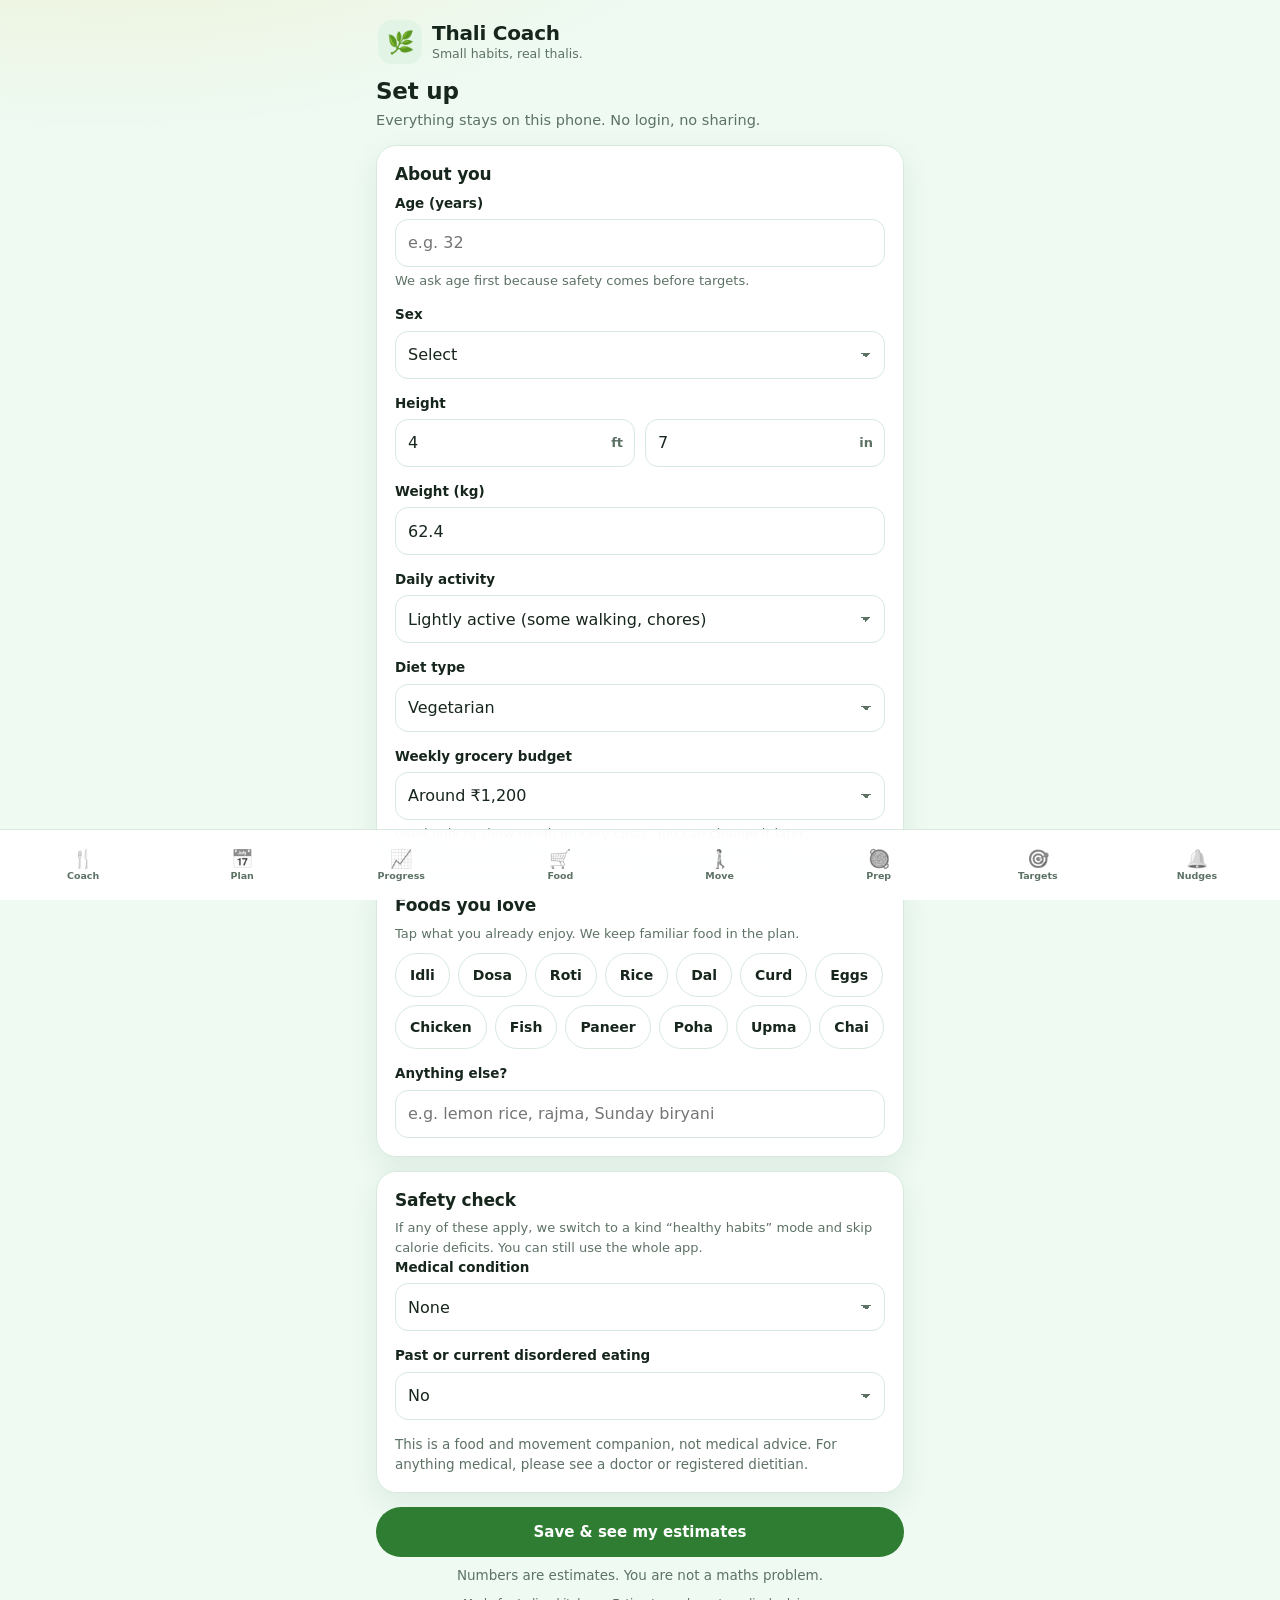
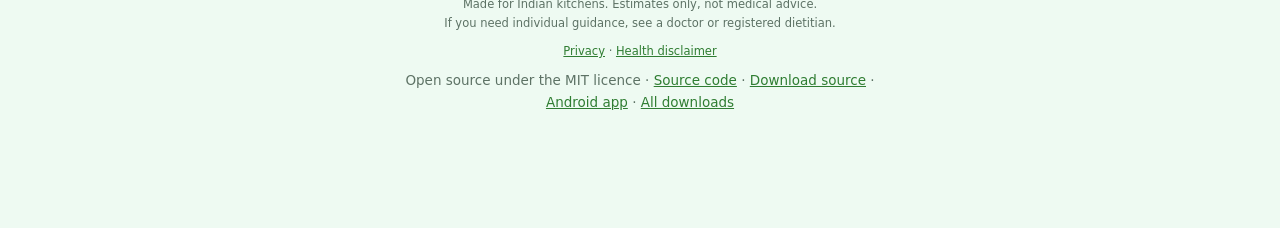
<file: index.html>
<!DOCTYPE html>
<html lang="en">
<head>
  <meta charset="utf-8">
  <meta name="viewport" content="width=device-width, initial-scale=1, viewport-fit=cover">
  <title>Thali Coach — gentle Indian diet &amp; activity companion</title>
  <meta name="description" content="A small, private companion for Indian home cooking, daily walks and healthy habits.">
  <meta name="theme-color" content="#2f7d32">
  <link rel="manifest" href="manifest.json">
  <link rel="icon" href="icon.svg" type="image/svg+xml">
  <link rel="apple-touch-icon" href="icon-180.png">
  <meta name="apple-mobile-web-app-capable" content="yes">
  <meta name="apple-mobile-web-app-status-bar-style" content="default">
  <meta name="apple-mobile-web-app-title" content="Thali Coach">
  <link rel="stylesheet" href="style.css">
  <link rel="stylesheet" href="coach.css">
</head>
<body>
  <div class="app">
    <header class="topbar">
      <div class="brand">
        <span class="logo" aria-hidden="true">🌿</span>
        <div>
          <h1>Thali Coach</h1>
          <p class="tagline">Small habits, real thalis.</p>
        </div>
      </div>
      <span id="modeBadge" class="badge" hidden></span>
    </header>

    <main id="main">

      <!-- 1 · SETUP ------------------------------------------------------ -->
      <section id="screen-setup" class="screen" hidden>
        <h2>Set up</h2>
        <p class="lede">Everything stays on this phone. No login, no sharing.</p>

        <form id="setupForm" novalidate>
          <div class="card">
            <h3>About you</h3>

            <div class="field">
              <label for="age">Age (years)</label>
              <input id="age" name="age" type="number" min="10" max="100" inputmode="numeric" placeholder="e.g. 32" required>
              <p class="hint">We ask age first because safety comes before targets.</p>
            </div>

            <div class="field">
              <label for="sex">Sex</label>
              <select id="sex" name="sex">
                <option value="" disabled selected>Select</option>
                <option value="female">Female</option>
                <option value="male">Male</option>
                <option value="other">Other / prefer not to say</option>
              </select>
            </div>

            <div class="field">
              <span class="label">Height</span>
              <div class="row2">
                <div class="input-suffix">
                  <input id="heightFt" name="heightFt" type="number" min="3" max="8" inputmode="numeric" aria-label="Height in feet">
                  <span>ft</span>
                </div>
                <div class="input-suffix">
                  <input id="heightIn" name="heightIn" type="number" min="0" max="11" inputmode="numeric" aria-label="Height in inches">
                  <span>in</span>
                </div>
              </div>
            </div>

            <div class="field">
              <label for="weight">Weight (kg)</label>
              <input id="weight" name="weight" type="number" min="25" max="300" step="0.1" inputmode="decimal" placeholder="e.g. 62.4">
            </div>

            <div class="field">
              <label for="activity">Daily activity</label>
              <select id="activity" name="activity">
                <option value="sedentary">Mostly sitting (desk job, little walking)</option>
                <option value="light" selected>Lightly active (some walking, chores)</option>
                <option value="moderate">Moderately active (regular walks or workouts)</option>
                <option value="active">Very active (physical job or daily training)</option>
              </select>
            </div>

            <div class="field">
              <label for="diet">Diet type</label>
              <select id="diet" name="diet">
                <option value="veg">Vegetarian</option>
                <option value="egg">Eggetarian</option>
                <option value="nonveg">Non-vegetarian</option>
                <option value="vegan">Vegan</option>
              </select>
            </div>

            <div class="field">
              <label for="budget">Weekly grocery budget</label>
              <select id="budget" name="budget">
                <option value="800">Around ₹800</option>
                <option value="1200" selected>Around ₹1,200</option>
                <option value="1800">Around ₹1,800</option>
                <option value="2500">Around ₹2,500</option>
              </select>
              <p class="hint">Used only to show rough grocery costs. You can change it later.</p>
            </div>
          </div>

          <div class="card">
            <h3>Foods you love</h3>
            <p class="hint">Tap what you already enjoy. We keep familiar food in the plan.</p>
            <div class="chips" id="loveChips"></div>
            <div class="field">
              <label for="lovedText">Anything else?</label>
              <input id="lovedText" type="text" placeholder="e.g. lemon rice, rajma, Sunday biryani">
            </div>
          </div>

          <div class="card safety-card">
            <h3>Safety check</h3>
            <p class="hint">If any of these apply, we switch to a kind “healthy habits” mode and skip calorie deficits. You can still use the whole app.</p>

            <div id="pregnancyRow" class="field">
              <span class="label">If this applies to you</span>
              <label class="check"><input type="checkbox" id="pregnant"> Pregnant</label>
              <label class="check"><input type="checkbox" id="breastfeeding"> Breastfeeding</label>
            </div>

            <div class="field">
              <label for="condition">Medical condition</label>
              <select id="condition">
                <option value="none">None</option>
                <option value="diabetes">Diabetes / blood sugar</option>
                <option value="pcos">PCOS / thyroid</option>
                <option value="heart">Blood pressure / heart</option>
                <option value="kidney">Kidney or liver condition</option>
                <option value="other">Something else</option>
              </select>
            </div>

            <div class="field">
              <label for="edHistory">Past or current disordered eating</label>
              <select id="edHistory">
                <option value="no">No</option>
                <option value="yes">Yes</option>
              </select>
            </div>

            <p class="small muted">This is a food and movement companion, not medical advice. For anything medical, please see a doctor or registered dietitian.</p>
          </div>

          <p id="setupError" class="error" role="alert" hidden></p>
          <button class="btn btn-wide" type="submit">Save &amp; see my estimates</button>
          <p class="small muted center">Numbers are estimates. You are not a maths problem.</p>
        </form>
      </section>

      <!-- 2 · TARGETS ---------------------------------------------------- -->
      <section id="screen-targets" class="screen" hidden>
        <h2>Your estimates</h2>
        <p class="lede">A gentle starting point — not a prescription.</p>
        <div id="targetsContent"></div>
        <p class="center"><button type="button" class="btn btn-ghost btn-slim" data-go="setup">Edit my details</button></p>
      </section>

      <!-- 3 · PLAN ------------------------------------------------------- -->
      <section id="screen-plan" class="screen" hidden>
        <h2>Plan</h2>
        <p class="lede">A full month at a glance. Tap any date.</p>
        <div class="card cal" id="calCard">
          <div class="cal-head">
            <button type="button" class="cal-nav" id="calPrev" aria-label="Previous month">‹</button>
            <button type="button" class="cal-title" id="calTitle" aria-live="polite">Month</button>
            <button type="button" class="cal-nav" id="calNext" aria-label="Next month">›</button>
          </div>
          <div class="cal-dow" aria-hidden="true">
            <span>M</span><span>T</span><span>W</span><span>T</span><span>F</span><span>S</span><span>S</span>
          </div>
          <div class="cal-grid" id="calGrid" role="grid" aria-label="Month calendar"></div>
          <p class="week-label" id="weekLabel"></p>
        </div>
        <div id="planContent"></div>
      </section>

      <!-- 4 · COACH ------------------------------------------------------ -->
      <section id="screen-coach" class="screen" hidden>
        <h2>Food coach</h2>
        <p class="lede">Tell me what you're eating — I'll read it and say how to eat it.</p>

        <form class="card coach-input" id="coachForm" autocomplete="off">
          <label class="sr-only" for="coachInput">What did you eat?</label>
          <div class="coach-row">
            <input id="coachInput" type="text" enterkeyhint="send"
                   placeholder="e.g. 2 samosa and 1 cup chai"
                   aria-describedby="coachHint">
            <button class="mic" type="button" id="coachMic" hidden aria-label="Say it instead">🎤</button>
            <button class="mic cam" type="button" id="coachCam" aria-label="Add a photo of your plate">📷</button>
            <button class="btn btn-slim" type="submit">Read it</button>
          </div>
          <input type="file" id="coachPhoto" class="hidden-file" accept="image/*" capture="environment"
                 tabindex="-1" aria-hidden="true">
          <div id="coachPhotoBox" class="photo-box" hidden></div>
          <div class="chips coach-chips" id="coachChips"></div>
          <p class="hint" id="coachHint">Add a quantity if you can: “2 idli”, “1 katori rice”, “1 packet chips”. Tap 📷 to keep a photo of the plate with the entry. Estimates only.</p>
        </form>

        <div id="coachContent"></div>
      </section>

      <!-- 5 · GROCERIES -------------------------------------------------- -->
      <section id="screen-groceries" class="screen" hidden>
        <h2>Groceries</h2>
        <p class="lede">One week, one list. Costs are rough estimates.</p>
        <div id="groceryContent"></div>
      </section>

      <!-- 6 · PREP ------------------------------------------------------- -->
      <section id="screen-prep" class="screen" hidden>
        <h2>Prep</h2>
        <p class="lede">A little Sunday effort makes the week kinder.</p>
        <div id="prepContent"></div>
      </section>

      <!-- 7 · ACTIVITY --------------------------------------------------- -->
      <section id="screen-activity" class="screen" hidden>
        <h2>Activity</h2>
        <p class="lede">Movement you enjoy beats movement you dread.</p>
        <div id="activityContent"></div>
      </section>

      <!-- 8 · PROGRESS --------------------------------------------------- -->
      <section id="screen-progress" class="screen" hidden>
        <h2>Progress</h2>
        <p class="lede">Trends over weeks. Never one bad day.</p>
        <div id="progressContent"></div>
      </section>

      <!-- 9 · REMINDERS -------------------------------------------------- -->
      <section id="screen-reminders" class="screen" hidden>
        <h2>Reminders</h2>
        <p class="lede">Gentle nudges, not alarms. You can switch any off.</p>
        <div id="remindersContent"></div>
      </section>

    </main>

    <footer class="footer">
      <p>Made for Indian kitchens. Estimates only, not medical advice.<br>If you need individual guidance, see a doctor or registered dietitian.</p>
      <p><a href="privacy.html">Privacy</a> · <a href="privacy.html#health">Health disclaimer</a></p>
      <p class="small muted">Open source under the MIT licence ·
        <a href="https://github.com/Santollamanikanta/thali-coach">Source code</a> ·
        <a href="https://github.com/Santollamanikanta/thali-coach/releases/download/v1.2/thali-coach-source.zip">Download source</a> ·
        <a href="https://github.com/Santollamanikanta/thali-coach/releases/download/v1.2/thali-coach.apk">Android app</a> ·
        <a href="https://github.com/Santollamanikanta/thali-coach/releases/latest">All downloads</a>
      </p>
    </footer>
  </div>

  <div id="photoView" class="photo-view" hidden>
    <img id="photoViewImg" alt="The plate you photographed">
  </div>

  <div id="sheet" class="sheet" hidden>
    <div class="sheet-card" role="alertdialog" aria-modal="true" aria-labelledby="sheetTitle" aria-describedby="sheetText">
      <h3 id="sheetTitle">Are you sure?</h3>
      <p id="sheetText" class="small"></p>
      <div class="sheet-actions">
        <button class="btn btn-ghost" type="button" id="sheetNo">Cancel</button>
        <button class="btn danger" type="button" id="sheetYes">Yes</button>
      </div>
    </div>
  </div>

  <div id="toast" class="toast" role="status" aria-live="polite"></div>

  <nav class="tabbar" id="tabbar" aria-label="Main navigation">
    <button type="button" data-screen="coach"      class="tab"><span class="tab-icon" aria-hidden="true">🍴</span><span>Coach</span></button>
    <button type="button" data-screen="plan"       class="tab"><span class="tab-icon" aria-hidden="true">📅</span><span>Plan</span></button>
    <button type="button" data-screen="progress"   class="tab"><span class="tab-icon" aria-hidden="true">📈</span><span>Progress</span></button>
    <button type="button" data-screen="groceries"  class="tab"><span class="tab-icon" aria-hidden="true">🛒</span><span>Food</span></button>
    <button type="button" data-screen="activity"   class="tab"><span class="tab-icon" aria-hidden="true">🚶</span><span>Move</span></button>
    <button type="button" data-screen="prep"       class="tab"><span class="tab-icon" aria-hidden="true">🥘</span><span>Prep</span></button>
    <button type="button" data-screen="targets"    class="tab"><span class="tab-icon" aria-hidden="true">🎯</span><span>Targets</span></button>
    <button type="button" data-screen="reminders"  class="tab"><span class="tab-icon" aria-hidden="true">🔔</span><span>Nudges</span></button>
  </nav>

  <script src="data.js"></script>
  <script src="coach-data.js"></script>
  <script src="app.js"></script>
</body>
</html>
</file>
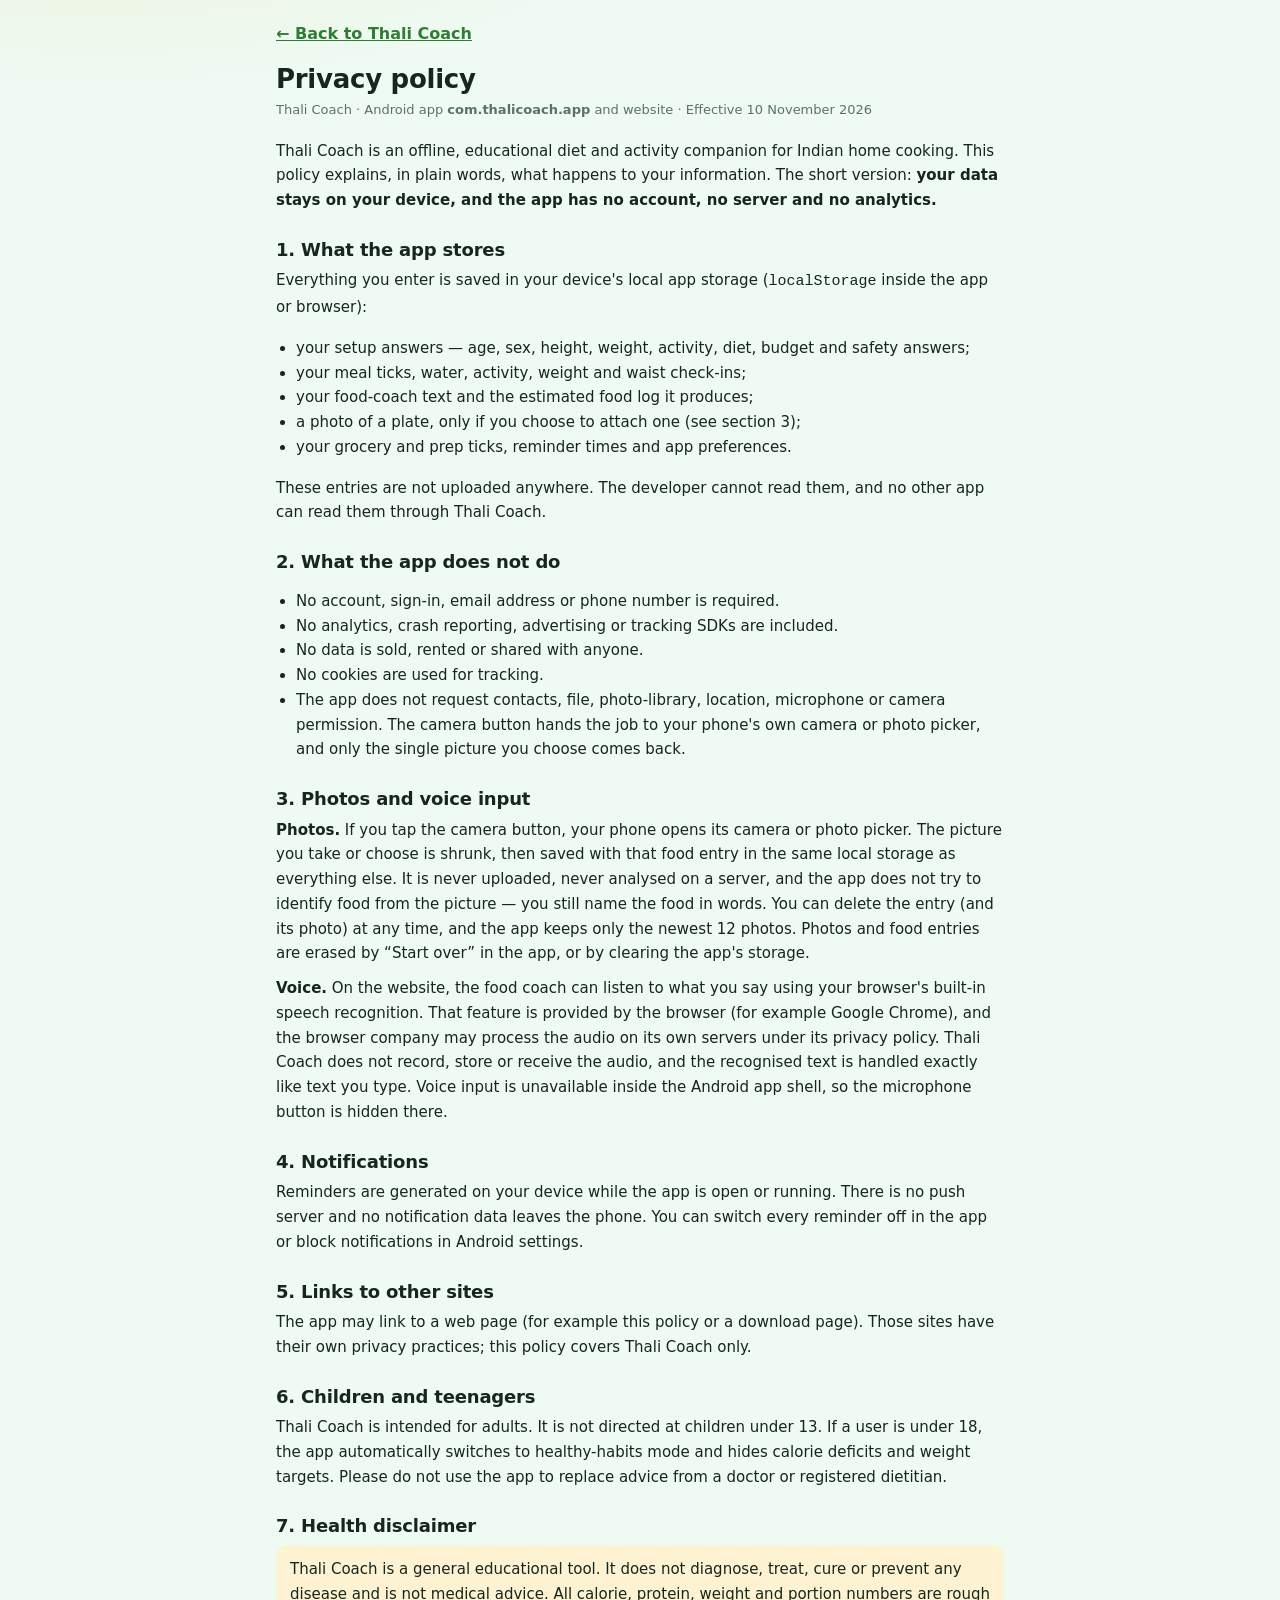
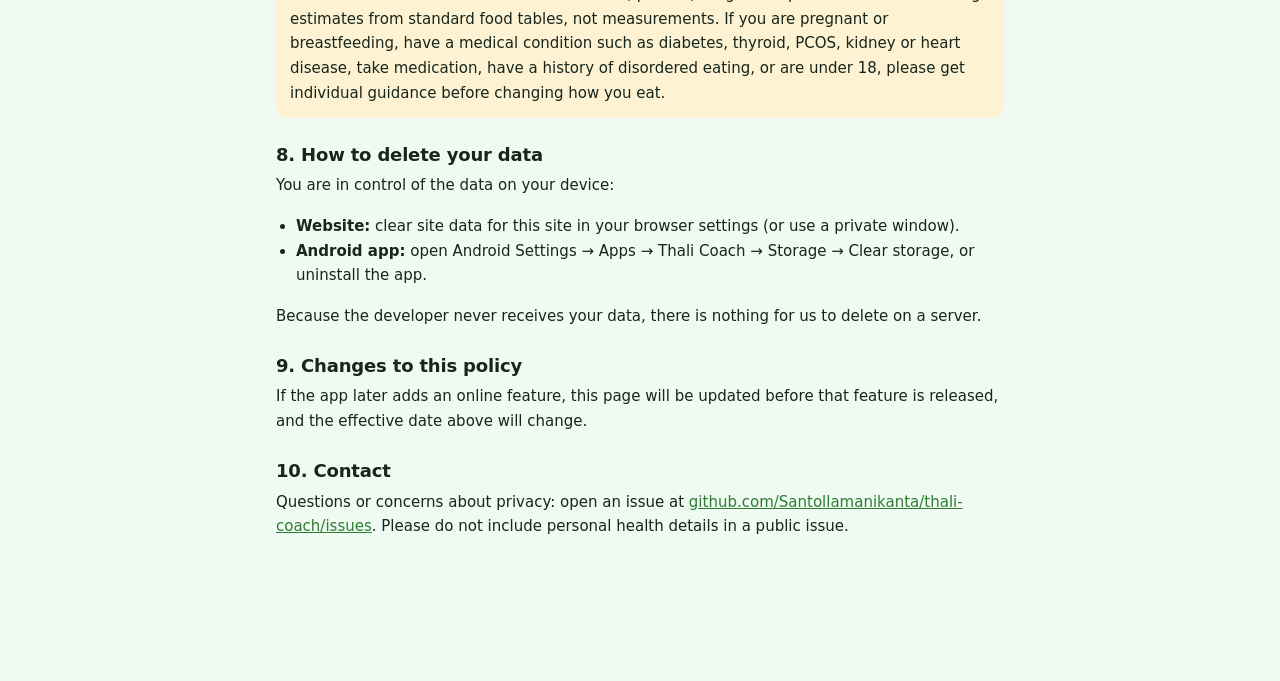
<file: privacy.html>
<!DOCTYPE html>
<html lang="en">
<head>
  <meta charset="utf-8">
  <meta name="viewport" content="width=device-width, initial-scale=1">
  <meta name="theme-color" content="#EEFAF2">
  <title>Privacy policy · Thali Coach</title>
  <link rel="icon" href="icon.svg" type="image/svg+xml">
  <link rel="stylesheet" href="style.css">
  <style>
    .legal { max-width: 760px; margin: 0 auto; padding: 22px 16px 48px; }
    .legal h1 { font-size: 26px; margin: 0 0 4px; }
    .legal h2 { font-size: 18px; margin: 26px 0 8px; }
    .legal p, .legal li { font-size: 15px; line-height: 1.65; }
    .legal ul { padding-left: 20px; }
    .legal .meta { color: var(--muted); font-size: 13px; margin-bottom: 18px; }
    .legal .back { display: inline-block; margin-bottom: 18px; font-weight: 800; }
    .legal .note { background: var(--turmeric-soft); border-radius: 12px; padding: 12px 14px; }
  </style>
</head>
<body>
  <main class="legal">
    <a class="back" href="index.html">← Back to Thali Coach</a>
    <h1>Privacy policy</h1>
    <p class="meta">Thali Coach · Android app <b>com.thalicoach.app</b> and website · Effective 10 November 2026</p>

    <p>Thali Coach is an offline, educational diet and activity companion for Indian
    home cooking. This policy explains, in plain words, what happens to your
    information. The short version: <b>your data stays on your device, and the app
    has no account, no server and no analytics.</b></p>

    <h2>1. What the app stores</h2>
    <p>Everything you enter is saved in your device's local app storage
    (<code>localStorage</code> inside the app or browser):</p>
    <ul>
      <li>your setup answers — age, sex, height, weight, activity, diet, budget and safety answers;</li>
      <li>your meal ticks, water, activity, weight and waist check-ins;</li>
      <li>your food-coach text and the estimated food log it produces;</li>
      <li>a photo of a plate, only if you choose to attach one (see section 3);</li>
      <li>your grocery and prep ticks, reminder times and app preferences.</li>
    </ul>
    <p>These entries are not uploaded anywhere. The developer cannot read them,
    and no other app can read them through Thali Coach.</p>

    <h2>2. What the app does not do</h2>
    <ul>
      <li>No account, sign-in, email address or phone number is required.</li>
      <li>No analytics, crash reporting, advertising or tracking SDKs are included.</li>
      <li>No data is sold, rented or shared with anyone.</li>
      <li>No cookies are used for tracking.</li>
      <li>The app does not request contacts, file, photo-library, location, microphone or camera permission. The camera button hands the job to your phone's own camera or photo picker, and only the single picture you choose comes back.</li>
    </ul>

    <h2>3. Photos and voice input</h2>
    <p><b>Photos.</b> If you tap the camera button, your phone opens its camera or
    photo picker. The picture you take or choose is shrunk, then saved with that
    food entry in the same local storage as everything else. It is never uploaded,
    never analysed on a server, and the app does not try to identify food from the
    picture — you still name the food in words. You can delete the entry (and its
    photo) at any time, and the app keeps only the newest 12 photos. Photos and
    food entries are erased by “Start over” in the app, or by clearing the app's
    storage.</p>
    <p><b>Voice.</b> On the website, the food coach can listen to what you say using
    your browser's built-in speech recognition. That feature is provided by the
    browser (for example Google Chrome), and the browser company may process the
    audio on its own servers under its privacy policy. Thali Coach does not record,
    store or receive the audio, and the recognised text is handled exactly like text
    you type. Voice input is unavailable inside the Android app shell, so the
    microphone button is hidden there.</p>

    <h2>4. Notifications</h2>
    <p>Reminders are generated on your device while the app is open or running.
    There is no push server and no notification data leaves the phone. You can
    switch every reminder off in the app or block notifications in Android
    settings.</p>

    <h2>5. Links to other sites</h2>
    <p>The app may link to a web page (for example this policy or a download
    page). Those sites have their own privacy practices; this policy covers Thali
    Coach only.</p>

    <h2>6. Children and teenagers</h2>
    <p>Thali Coach is intended for adults. It is not directed at children under 13.
    If a user is under 18, the app automatically switches to healthy-habits mode and
    hides calorie deficits and weight targets. Please do not use the app to replace
    advice from a doctor or registered dietitian.</p>

    <h2 id="health">7. Health disclaimer</h2>
    <p class="note">Thali Coach is a general educational tool. It does not diagnose,
    treat, cure or prevent any disease and is not medical advice. All calorie,
    protein, weight and portion numbers are rough estimates from standard food
    tables, not measurements. If you are pregnant or breastfeeding, have a medical
    condition such as diabetes, thyroid, PCOS, kidney or heart disease, take
    medication, have a history of disordered eating, or are under 18, please get
    individual guidance before changing how you eat.</p>

    <h2>8. How to delete your data</h2>
    <p>You are in control of the data on your device:</p>
    <ul>
      <li><b>Website:</b> clear site data for this site in your browser settings (or use a private window).</li>
      <li><b>Android app:</b> open Android Settings → Apps → Thali Coach → Storage → Clear storage, or uninstall the app.</li>
    </ul>
    <p>Because the developer never receives your data, there is nothing for us to
    delete on a server.</p>

    <h2>9. Changes to this policy</h2>
    <p>If the app later adds an online feature, this page will be updated before
    that feature is released, and the effective date above will change.</p>

    <h2>10. Contact</h2>
    <p>Questions or concerns about privacy: open an issue at
    <a href="https://github.com/Santollamanikanta/thali-coach/issues">github.com/Santollamanikanta/thali-coach/issues</a>.
    Please do not include personal health details in a public issue.</p>
  </main>
</body>
</html>
</file>
<file: style.css>
/* style.css — Thali Coach
   Light and dark mode follow the phone's setting automatically.
   Colours live in the :root variables so they are easy to change. */

:root {
  --bg: #eefaf2;
  --bg-glow: rgba(230, 167, 0, 0.16);
  --card: #ffffff;
  --ink: #17261c;
  --muted: #5d7265;
  --line: #d8eadd;
  --leaf: #2f7d32;
  --leaf-strong: #1f5f24;
  --leaf-soft: #e2f4e6;
  --turmeric: #e6a700;
  --turmeric-ink: #7a5800;
  --turmeric-soft: #fdf3d3;
  --chilli: #b3261e;
  --chilli-soft: #fdecea;
  --btn-ink: #ffffff;
  --shadow: 0 10px 30px rgba(24, 60, 35, 0.08);
  --radius: 20px;
  --toast-bg: #17301f;
  --toast-ink: #ffffff;
}

@media (prefers-color-scheme: dark) {
  :root {
    --bg: #0f1713;
    --bg-glow: rgba(134, 207, 138, 0.08);
    --card: #17221b;
    --ink: #e9f4ec;
    --muted: #a5b6aa;
    --line: #2a3a2f;
    --leaf: #86cf8a;
    --leaf-strong: #b0e4b3;
    --leaf-soft: #1e3324;
    --turmeric: #f0c14e;
    --turmeric-ink: #f5d67c;
    --turmeric-soft: #332a12;
    --chilli: #ff8a80;
    --chilli-soft: #351b19;
    --btn-ink: #0d1a11;
    --shadow: none;
    --toast-bg: #d9efdd;
    --toast-ink: #102015;
  }
}

* { box-sizing: border-box; }

html, body { margin: 0; padding: 0; }

html { -webkit-text-size-adjust: 100%; }

body {
  min-height: 100vh;
  background:
    radial-gradient(1100px 520px at 8% -10%, var(--bg-glow), transparent 60%),
    var(--bg);
  color: var(--ink);
  font-family: ui-rounded, "SF Pro Rounded", "Segoe UI Variable Display", "Nunito", "Quicksand", system-ui, -apple-system, "Segoe UI", sans-serif;
  font-size: 16px;
  line-height: 1.5;
  padding-bottom: calc(96px + env(safe-area-inset-bottom));
  overflow-x: hidden;
}

h1, h2, h3 { line-height: 1.2; margin: 0; letter-spacing: -0.01em; }
h1 { font-size: 20px; font-weight: 800; }
h2 { font-size: 23px; font-weight: 800; margin-bottom: 4px; }
h3 { font-size: 17px; font-weight: 800; margin-bottom: 8px; }
p { margin: 0 0 10px; }
p:last-child { margin-bottom: 0; }

a { color: var(--leaf); }

::selection { background: var(--turmeric-soft); color: var(--ink); }

:focus-visible { outline: 3px solid var(--turmeric); outline-offset: 2px; border-radius: 8px; }

/* ------------------------------ layout --------------------------------- */

.app { max-width: 560px; margin: 0 auto; padding: 16px 16px 0; }

.topbar {
  display: flex;
  align-items: center;
  justify-content: space-between;
  gap: 10px;
  padding: 4px 2px 14px;
}

.brand { display: flex; align-items: center; gap: 10px; min-width: 0; }

.logo {
  width: 44px; height: 44px;
  display: grid; place-items: center;
  background: var(--leaf-soft);
  border-radius: 14px;
  font-size: 22px;
  flex: 0 0 auto;
}

.tagline { margin: 0; font-size: 12.5px; color: var(--muted); }

.badge {
  flex: 0 0 auto;
  background: var(--leaf-soft);
  color: var(--leaf-strong);
  border-radius: 999px;
  padding: 6px 10px;
  font-size: 11px;
  font-weight: 800;
  letter-spacing: 0.02em;
  white-space: nowrap;
}
.badge-calm { background: var(--turmeric-soft); color: var(--turmeric-ink); }

.lede { color: var(--muted); font-size: 14.5px; margin-bottom: 14px; }

.screen[hidden] { display: none; }
.screen { animation: screenIn 0.18s ease-out; }

@keyframes screenIn {
  from { opacity: 0; transform: translateY(4px); }
  to { opacity: 1; transform: none; }
}

.footer {
  padding: 10px 8px 18px;
  text-align: center;
  color: var(--muted);
  font-size: 11.5px;
  line-height: 1.6;
}

/* ------------------------------ cards ---------------------------------- */

.card {
  background: var(--card);
  border: 1px solid var(--line);
  border-radius: var(--radius);
  box-shadow: var(--shadow);
  padding: 18px;
  margin: 0 0 14px;
}

.card.hero {
  background:
    linear-gradient(155deg, var(--card) 0%, var(--leaf-soft) 130%);
}

.card.calm { background: var(--leaf-soft); border-color: transparent; box-shadow: none; }

.card.note {
  border-left: 5px solid var(--turmeric);
  background: var(--turmeric-soft);
  box-shadow: none;
}
.card.note-warn {
  border-left-color: var(--chilli);
  background: var(--chilli-soft);
  box-shadow: none;
}

.empty { text-align: center; }

.eyebrow {
  margin: 0 0 4px;
  text-transform: uppercase;
  letter-spacing: 0.08em;
  font-size: 11px;
  font-weight: 800;
  color: var(--muted);
}

.big-number {
  font-size: 44px;
  font-weight: 800;
  line-height: 1.05;
  margin: 2px 0 6px;
  letter-spacing: -0.03em;
}
.big-number span { font-size: 16px; color: var(--muted); font-weight: 700; letter-spacing: 0; }

.hint { font-size: 13px; color: var(--muted); margin: 4px 0 0; line-height: 1.5; }
.small { font-size: 13.5px; }
.muted { color: var(--muted); }
.center { text-align: center; }

.error {
  color: var(--chilli);
  font-size: 13.5px;
  font-weight: 700;
  margin: 0 0 10px;
}

/* ------------------------------ forms ---------------------------------- */

.field { margin-bottom: 14px; }
.field:last-child { margin-bottom: 0; }

label, .label {
  display: block;
  font-size: 13.5px;
  font-weight: 800;
  margin-bottom: 6px;
  color: var(--ink);
}

input[type="number"],
input[type="text"],
input[type="date"],
input[type="time"],
select {
  width: 100%;
  min-height: 48px;
  padding: 10px 12px;
  border: 1.5px solid var(--line);
  border-radius: 13px;
  background: var(--card);
  color: var(--ink);
  font-family: inherit;
  font-size: 16px; /* 16px stops iOS from zooming the page */
}

select {
  appearance: none;
  background-image: linear-gradient(45deg, transparent 50%, var(--muted) 50%), linear-gradient(135deg, var(--muted) 50%, transparent 50%);
  background-position: calc(100% - 18px) 21px, calc(100% - 13px) 21px;
  background-size: 5px 5px, 5px 5px;
  background-repeat: no-repeat;
  padding-right: 34px;
}

input:focus, select:focus { border-color: var(--leaf); }

.row2 { display: grid; grid-template-columns: 1fr 1fr; gap: 10px; }

.row3 {
  display: grid;
  grid-template-columns: repeat(auto-fit, minmax(108px, 1fr));
  gap: 10px;
}

.input-suffix { position: relative; }
.input-suffix span {
  position: absolute;
  right: 12px;
  top: 50%;
  transform: translateY(-50%);
  color: var(--muted);
  font-size: 13px;
  font-weight: 700;
  pointer-events: none;
}
.input-suffix input { padding-right: 36px; }

.check,
label.check {
  display: flex;
  align-items: center;
  gap: 9px;
  font-size: 14.5px;
  font-weight: 600;
  min-height: 44px;
  margin: 0;
}

input[type="checkbox"] {
  width: 22px;
  height: 22px;
  flex: 0 0 auto;
  accent-color: var(--leaf);
  margin: 0;
}

.safety-card { background: var(--card); }

/* ------------------------------ chips ---------------------------------- */

.chips { display: flex; flex-wrap: wrap; gap: 8px; margin: 10px 0 14px; }

.chip {
  border: 1.5px solid var(--line);
  background: transparent;
  color: var(--ink);
  border-radius: 999px;
  padding: 9px 14px;
  min-height: 44px;
  font-family: inherit;
  font-size: 14px;
  font-weight: 700;
  cursor: pointer;
}
.chip.on {
  background: var(--leaf);
  border-color: var(--leaf);
  color: var(--btn-ink);
}

/* ------------------------------ buttons -------------------------------- */

.btn {
  display: inline-flex;
  align-items: center;
  justify-content: center;
  gap: 8px;
  min-height: 50px;
  padding: 12px 20px;
  border: none;
  border-radius: 999px;
  background: var(--leaf);
  color: var(--btn-ink);
  font-family: inherit;
  font-size: 15px;
  font-weight: 800;
  cursor: pointer;
  text-align: center;
  transition: transform 0.1s ease, filter 0.15s ease;
}
.btn:active { transform: scale(0.985); }
.btn:hover { filter: brightness(1.04); }

.btn-wide { width: 100%; margin-bottom: 8px; }

.stack { display: grid; gap: 8px; margin-top: 12px; }
.stack .btn { width: 100%; }

.btn-ghost {
  background: transparent;
  color: var(--leaf);
  border: 1.5px solid var(--line);
}

.btn-row { display: flex; flex-wrap: wrap; gap: 10px; margin-top: 10px; }

/* ------------------------------ stats ---------------------------------- */

.stat-grid {
  display: grid;
  grid-template-columns: repeat(auto-fit, minmax(88px, 1fr));
  gap: 9px;
  margin: 12px 0 8px;
}
.stat-grid > div {
  background: var(--leaf-soft);
  border-radius: 14px;
  padding: 10px 11px;
}
.card.hero .stat-grid > div { background: rgba(255, 255, 255, 0.55); }
@media (prefers-color-scheme: dark) {
  .card.hero .stat-grid > div { background: rgba(255, 255, 255, 0.05); }
}
.stat-grid b { display: block; font-size: 18px; line-height: 1.2; letter-spacing: -0.01em; }
.stat-grid span { font-size: 11px; color: var(--muted); font-weight: 600; }

.pill {
  display: inline-block;
  background: var(--leaf-soft);
  color: var(--leaf-strong);
  border-radius: 999px;
  padding: 4px 10px;
  font-size: 11.5px;
  font-weight: 800;
  white-space: nowrap;
}
.pill-soft { background: var(--turmeric-soft); color: var(--turmeric-ink); }

/* ------------------------------ month calendar -------------------------- */

.cal { padding: 12px 12px 10px; margin-bottom: 14px; }

.cal-head {
  display: flex;
  align-items: center;
  justify-content: space-between;
  gap: 6px;
  margin-bottom: 4px;
}
.cal-title {
  flex: 1 1 auto;
  border: none;
  background: transparent;
  color: var(--ink);
  font-family: inherit;
  font-size: 16px;
  font-weight: 800;
  padding: 8px 6px;
  border-radius: 10px;
  cursor: pointer;
}
.cal-nav {
  flex: 0 0 40px;
  width: 40px;
  height: 40px;
  border-radius: 12px;
  border: 1.5px solid var(--line);
  background: var(--card);
  color: var(--ink);
  font-family: inherit;
  font-size: 20px;
  line-height: 1;
  cursor: pointer;
}

.cal-dow, .cal-grid {
  display: grid;
  grid-template-columns: repeat(7, 1fr);
  gap: 3px;
}
.cal-dow span {
  text-align: center;
  font-size: 10px;
  font-weight: 800;
  letter-spacing: 0.04em;
  color: var(--muted);
  padding: 2px 0 4px;
  text-transform: uppercase;
}

.cal-day {
  position: relative;
  aspect-ratio: 1 / 1;
  min-height: 36px;
  border: 1.5px solid transparent;
  border-radius: 11px;
  background: transparent;
  color: var(--ink);
  font-family: inherit;
  font-size: 12.5px;
  font-weight: 700;
  display: flex;
  flex-direction: column;
  align-items: center;
  justify-content: center;
  gap: 2px;
  padding: 0;
  cursor: pointer;
}
.cal-day:hover, .cal-day:focus-visible { background: var(--leaf-soft); }
.cal-day.is-today { box-shadow: inset 0 0 0 1.5px var(--turmeric); }
.cal-day.active {
  background: var(--leaf);
  border-color: var(--leaf);
  color: var(--btn-ink);
}
.cal-day.blank { visibility: hidden; cursor: default; }
.cal-day .day-mark { margin: 0; }

.cal .week-label { margin: 8px 2px 0; }

.plan-date {
  margin: 0 2px 10px;
  font-size: 13px;
  line-height: 1.45;
}
.plan-date b { font-size: 14.5px; }
.plan-date .muted { font-size: 12px; }

/* ------------------------------ confirm sheet --------------------------- */

.sheet {
  position: fixed;
  inset: 0;
  z-index: 80;
  display: flex;
  align-items: flex-end;
  justify-content: center;
  padding: 16px;
  padding-bottom: calc(16px + env(safe-area-inset-bottom));
  background: rgba(8, 18, 12, 0.5);
}
.sheet[hidden] { display: none; }
.sheet-card {
  width: 100%;
  max-width: 420px;
  background: var(--card);
  border-radius: 20px;
  padding: 20px 20px 18px;
  box-shadow: var(--shadow);
}
.sheet-card h3 { margin: 0 0 8px; font-size: 17px; }
.sheet-card p { margin: 0; color: var(--muted); }
.sheet-actions { display: flex; gap: 8px; margin-top: 16px; }
.sheet-actions .btn { flex: 1 1 auto; }
.btn.danger {
  background: var(--chilli);
  border-color: var(--chilli);
  color: #fff;
}

/* ------------------------------ photo viewer ---------------------------- */

.photo-view {
  position: fixed;
  inset: 0;
  z-index: 90;
  display: flex;
  align-items: center;
  justify-content: center;
  padding: 16px;
  background: rgba(0, 0, 0, 0.86);
}
.photo-view[hidden] { display: none; }
.photo-view img { max-width: 100%; max-height: 100%; border-radius: 12px; }

/* ------------------------------ day tabs -------------------------------- */

.day-tabs {
  display: flex;
  gap: 6px;
  overflow-x: auto;
  padding: 2px 2px 8px;
  margin-bottom: 8px;
  scrollbar-width: none;
}
.day-tabs::-webkit-scrollbar { display: none; }

.day-tab {
  flex: 1 0 42px;
  min-width: 42px;
  min-height: 62px;
  border: 1.5px solid var(--line);
  background: var(--card);
  color: var(--ink);
  border-radius: 14px;
  font-family: inherit;
  font-size: 12px;
  font-weight: 800;
  cursor: pointer;
  display: flex;
  flex-direction: column;
  align-items: center;
  justify-content: center;
  gap: 1px;
}
.day-short { opacity: 0.7; font-size: 10px; text-transform: uppercase; letter-spacing: 0.05em; }
.day-num { font-size: 13px; }
.day-tab.active {
  background: var(--leaf);
  border-color: var(--leaf);
  color: var(--btn-ink);
}
.day-tab.active .day-short { opacity: 1; }
.day-tab.is-today:not(.active) { box-shadow: inset 0 0 0 2px var(--turmeric); }

.week-label {
  margin: -8px 2px 10px;
  font-size: 12.5px;
  font-weight: 700;
  color: var(--muted);
}
.streak-inline { color: var(--turmeric-ink); }

.day-mark {
  width: 4px;
  height: 4px;
  margin-top: 2px;
  border-radius: 50%;
  background: transparent;
}
.day-mark.on { background: var(--leaf); }
.day-tab.active .day-mark.on { background: var(--btn-ink); }

/* ------------------------------ meal plan ------------------------------- */

.meal { padding: 16px 18px; }
.meal-head {
  display: flex;
  align-items: center;
  justify-content: space-between;
  gap: 10px;
  margin-bottom: 4px;
}
.meal-head h3 { margin: 0; }

.foods { list-style: none; margin: 0; padding: 0; }

.food-row {
  display: flex;
  align-items: baseline;
  justify-content: space-between;
  gap: 12px;
  padding: 9px 0;
  border-bottom: 1px dashed var(--line);
}
.food-row:last-child { border-bottom: none; }

.food-main { min-width: 0; }
.food-main b { display: block; font-size: 14.5px; font-weight: 700; }
.food-main span { display: block; font-size: 12.5px; color: var(--muted); }

.food-kcal {
  flex: 0 0 auto;
  color: var(--leaf-strong);
  font-weight: 800;
  font-size: 13.5px;
  font-variant-numeric: tabular-nums;
}

.macro-line {
  margin: 10px 0 0;
  font-size: 12px;
  color: var(--muted);
  font-weight: 600;
}

details.card summary {
  cursor: pointer;
  font-weight: 800;
  font-size: 15px;
  min-height: 44px;
  display: flex;
  align-items: center;
  justify-content: space-between;
  gap: 10px;
  list-style: none;
}
details.card summary::-webkit-details-marker { display: none; }
details.card summary::after {
  content: "＋";
  color: var(--leaf);
  font-weight: 800;
  font-size: 17px;
  line-height: 1;
}
details.card[open] summary::after { content: "−"; }
details.card[open] summary { margin-bottom: 8px; }

.quick p { font-size: 14px; }

.ex { padding: 10px 0; border-bottom: 1px dashed var(--line); }
.ex:last-of-type { border-bottom: none; }
.ex b { font-size: 14.5px; }
.ex span { float: right; font-size: 12px; font-weight: 800; color: var(--leaf-strong); }
.ex p { font-size: 12.5px; color: var(--muted); margin: 4px 0 0; }

.ticks { list-style: none; margin: 6px 0 0; padding: 0; }
.ticks li {
  position: relative;
  padding: 5px 0 5px 24px;
  font-size: 14px;
}
.ticks li::before {
  content: "✓";
  position: absolute;
  left: 0;
  top: 4px;
  color: var(--leaf);
  font-weight: 800;
}
.ticks.small li { font-size: 13.5px; padding-top: 4px; padding-bottom: 4px; }

/* ------------------------------ groceries ------------------------------- */

.g-row {
  display: flex;
  align-items: center;
  gap: 10px;
  padding: 10px 0;
  min-height: 44px;
  border-bottom: 1px dashed var(--line);
  margin: 0;
  font-weight: 600;
}
.g-row:last-child { border-bottom: none; }

.g-name { flex: 1; min-width: 0; font-size: 14px; }
.g-name small { display: block; font-size: 11.5px; color: var(--muted); font-weight: 600; }

.g-cost {
  flex: 0 0 auto;
  font-weight: 800;
  font-size: 13.5px;
  white-space: nowrap;
  font-variant-numeric: tabular-nums;
}

.mini-del {
  flex: 0 0 auto;
  width: 40px;
  height: 40px;
  border: 1px solid var(--line);
  border-radius: 50%;
  background: transparent;
  color: var(--muted);
  font-size: 14px;
  cursor: pointer;
}

/* ------------------------------ activity -------------------------------- */

.task {
  display: flex;
  align-items: center;
  gap: 12px;
  width: 100%;
  text-align: left;
  border: 1.5px solid var(--line);
  background: transparent;
  border-radius: 16px;
  padding: 12px;
  margin-top: 9px;
  min-height: 66px;
  font-family: inherit;
  color: var(--ink);
  cursor: pointer;
}
.task.done { background: var(--leaf-soft); border-color: var(--leaf); }

.task-icon { font-size: 21px; flex: 0 0 auto; }
.task-text { min-width: 0; }
.task-text b { display: block; font-size: 14.5px; }
.task-text small { display: block; font-size: 12px; color: var(--muted); line-height: 1.4; }

.week-strip {
  display: grid;
  grid-template-columns: repeat(7, 1fr);
  gap: 5px;
  margin-top: 12px;
}

.week-dot {
  background: rgba(255, 255, 255, 0.55);
  border-radius: 12px;
  padding: 5px 2px;
  text-align: center;
  font-size: 10px;
  color: var(--muted);
}
@media (prefers-color-scheme: dark) {
  .week-dot { background: rgba(255, 255, 255, 0.05); }
}
.week-dot span { display: block; font-size: 9px; font-weight: 800; text-transform: uppercase; }
.week-dot i { display: block; font-style: normal; font-size: 12px; font-weight: 800; color: var(--ink); }
.week-dot.on { background: var(--leaf-soft); }
.week-dot.on i { color: var(--leaf-strong); }
.week-dot.today { box-shadow: inset 0 0 0 2px var(--turmeric); }

/* ------------------------------ progress -------------------------------- */

.drops { display: flex; flex-wrap: wrap; gap: 6px; margin: 12px 0 4px; font-size: 22px; }
.drop { filter: grayscale(1); opacity: 0.28; }
.drop.on { filter: none; opacity: 1; }

.stepper { display: flex; align-items: center; gap: 16px; margin: 10px 0 6px; }

.step {
  width: 54px;
  height: 54px;
  border-radius: 50%;
  border: 1.5px solid var(--line);
  background: var(--card);
  color: var(--ink);
  font-size: 26px;
  line-height: 1;
  cursor: pointer;
  font-family: inherit;
}
.step:active { background: var(--leaf-soft); }

.water-ml { font-weight: 800; font-size: 15px; font-variant-numeric: tabular-nums; }

.meal-checks { display: grid; grid-template-columns: 1fr 1fr; gap: 4px 10px; }

.weight-form { margin-top: 8px; }
.weight-form .btn { margin-top: 4px; }

.chart { width: 100%; height: auto; margin: 8px 0 6px; overflow: visible; }
.chart-grid { stroke: var(--line); stroke-width: 1; stroke-dasharray: 3 4; }
.chart-line { fill: none; stroke: var(--leaf); stroke-width: 2.5; stroke-linecap: round; stroke-linejoin: round; }
.chart-dot { fill: var(--turmeric); stroke: var(--card); stroke-width: 2; }
.chart-label { fill: var(--muted); font-size: 9px; font-weight: 600; }

/* ------------------------------ reminders ------------------------------- */

.rem-row {
  display: flex;
  align-items: center;
  justify-content: space-between;
  flex-wrap: wrap;
  gap: 8px 12px;
  padding: 11px 0;
  border-bottom: 1px dashed var(--line);
}
.rem-row:last-of-type { border-bottom: none; }

.rem-toggle { display: flex; align-items: center; gap: 10px; flex: 1 1 150px; margin: 0; min-height: 44px; }
.rem-text b { display: block; font-size: 14.5px; }
.rem-text small { display: block; font-size: 11.5px; color: var(--muted); font-weight: 600; }

.rem-times { display: flex; align-items: center; gap: 6px; }
.rem-times input[type="time"] { width: 116px; min-height: 42px; padding: 6px 8px; font-size: 14px; }

/* ------------------------------ tab bar --------------------------------- */

.tabbar {
  position: fixed;
  left: 0;
  right: 0;
  bottom: 0;
  z-index: 30;
  display: flex;
  overflow-x: auto;
  gap: 1px;
  padding: 6px 4px calc(6px + env(safe-area-inset-bottom));
  background: var(--card);
  background: color-mix(in srgb, var(--card) 92%, transparent);
  border-top: 1px solid var(--line);
  backdrop-filter: blur(14px);
  -webkit-backdrop-filter: blur(14px);
  scrollbar-width: none;
}
.tabbar::-webkit-scrollbar { display: none; }

.tab {
  flex: 1 0 42px;
  min-width: 42px;
  min-height: 58px;
  border: none;
  background: transparent;
  color: var(--muted);
  font-family: inherit;
  font-size: 9.5px;
  font-weight: 700;
  border-radius: 12px;
  display: flex;
  flex-direction: column;
  align-items: center;
  justify-content: center;
  gap: 2px;
  cursor: pointer;
  padding: 4px 2px;
}
.tab-icon { font-size: 18px; line-height: 1; filter: grayscale(1); opacity: 0.75; }
.tab.active { color: var(--leaf-strong); background: var(--leaf-soft); }
.tab.active .tab-icon { filter: none; opacity: 1; }

/* ------------------------------ toast ----------------------------------- */

.toast {
  position: fixed;
  left: 50%;
  bottom: calc(92px + env(safe-area-inset-bottom));
  transform: translate(-50%, 12px);
  z-index: 50;
  max-width: min(92vw, 440px);
  background: var(--toast-bg);
  color: var(--toast-ink);
  padding: 12px 16px;
  border-radius: 14px;
  font-size: 13.5px;
  font-weight: 600;
  line-height: 1.45;
  box-shadow: 0 12px 32px rgba(0, 0, 0, 0.24);
  opacity: 0;
  pointer-events: none;
  transition: opacity 0.2s ease, transform 0.2s ease;
}
.toast.show { opacity: 1; transform: translate(-50%, 0); }

/* ------------------------------ small screens --------------------------- */

@media (max-width: 380px) {
  .app { padding: 12px 12px 0; }
  h2 { font-size: 21px; }
  .big-number { font-size: 38px; }
  .stat-grid { grid-template-columns: repeat(auto-fit, minmax(78px, 1fr)); }
  .card { padding: 15px; }
  .meal { padding: 14px 15px; }
  .tab { font-size: 9px; min-width: 40px; }
  .tab-icon { font-size: 17px; }
  .rem-times input[type="time"] { width: 104px; }
}

@media (prefers-reduced-motion: reduce) {
  * { animation: none !important; transition: none !important; scroll-behavior: auto !important; }
}
</file>
<file: coach.css>
/* ------------------------------ coach ---------------------------------- */

.sr-only {
  position: absolute;
  width: 1px; height: 1px;
  padding: 0; margin: -1px;
  overflow: hidden;
  clip: rect(0 0 0 0);
  white-space: nowrap;
  border: 0;
}

.btn-slim { min-height: 44px; padding: 9px 16px; font-size: 14px; }

.coach-input { padding: 14px; }
.coach-row { display: flex; gap: 8px; align-items: stretch; }
.coach-row input[type="text"] { flex: 1 1 auto; min-width: 0; }
.coach-row .btn-slim { flex: 0 0 auto; }

.mic {
  flex: 0 0 48px;
  width: 48px;
  min-height: 48px;
  border-radius: 50%;
  border: 1.5px solid var(--line);
  background: var(--card);
  color: var(--ink);
  font-size: 18px;
  line-height: 1;
}
.mic.listening { border-color: var(--chilli); animation: micPulse 1s infinite; }
@keyframes micPulse { 50% { transform: scale(1.07); } }
.cam { font-size: 19px; }
.cam:active { background: var(--leaf-soft); }

.hidden-file {
  position: absolute;
  width: 1px;
  height: 1px;
  padding: 0;
  margin: -1px;
  overflow: hidden;
  clip: rect(0 0 0 0);
  opacity: 0;
}

.photo-box { margin-top: 10px; }
.photo-preview {
  position: relative;
  border-radius: 14px;
  overflow: hidden;
  background: var(--line);
}
.photo-preview img {
  display: block;
  width: 100%;
  max-height: 240px;
  object-fit: cover;
}
.photo-preview button {
  position: absolute;
  top: 8px;
  right: 8px;
  width: 34px;
  height: 34px;
  border: none;
  border-radius: 50%;
  background: rgba(0, 0, 0, 0.55);
  color: #fff;
  font-size: 14px;
  line-height: 1;
}
.photo-note { margin: 10px 0 6px; font-size: 12.5px; color: var(--muted); }
.photo-chips { margin: 0; }

.coach-thumb {
  width: 44px;
  height: 44px;
  border-radius: 10px;
  object-fit: cover;
  display: block;
}
.thumb-btn {
  flex: 0 0 auto;
  padding: 0;
  border: none;
  background: none;
  border-radius: 10px;
  overflow: hidden;
  line-height: 0;
}

.coach-chips { margin: 12px 0 6px; }
.coach-chips .chip { min-height: 38px; padding: 6px 12px; font-size: 13px; }

.coach-items { list-style: none; margin: 8px 0 10px; padding: 0; }
.coach-items li {
  display: flex;
  justify-content: space-between;
  gap: 10px;
  padding: 7px 0;
  border-bottom: 1px dashed var(--line);
  font-size: 14.5px;
}
.coach-items li:last-child { border-bottom: 0; }
.coach-kcal { color: var(--muted); font-weight: 700; white-space: nowrap; }
.coach-unknown { font-size: 11px; color: var(--turmeric-ink); font-weight: 700; }

.coach-total {
  display: flex;
  align-items: baseline;
  gap: 8px;
  flex-wrap: wrap;
  padding: 10px 12px;
  background: var(--leaf-soft);
  border-radius: 12px;
  margin-bottom: 8px;
}
.coach-total span:first-child { font-size: 12.5px; font-weight: 800; color: var(--leaf-strong); }
.coach-total b { font-size: 18px; }
.coach-total .muted { font-size: 12.5px; }
.coach-verdict { margin: 6px 0 12px; font-size: 14.5px; }

.coach-card h4 { margin: 14px 0 4px; font-size: 14px; }
.coach-card .ticks { margin-top: 4px; }

.coach-swap {
  background: var(--turmeric-soft);
  border-radius: 12px;
  padding: 10px 12px;
  margin-top: 12px;
}
.coach-swap h4 { margin-top: 0; }

.coach-actions { display: flex; flex-wrap: wrap; gap: 8px; margin-top: 16px; }
.coach-actions .btn { flex: 1 1 140px; }

.pill.good { background: var(--leaf-soft); color: var(--leaf-strong); }
.pill.warn { background: var(--turmeric-soft); color: var(--turmeric-ink); }

.coach-log { list-style: none; margin: 10px 0; padding: 0; }
.coach-log-row {
  display: flex;
  justify-content: space-between;
  gap: 10px;
  align-items: flex-start;
  padding: 9px 0;
  border-bottom: 1px dashed var(--line);
}
.coach-log-row:last-child { border-bottom: 0; }
.coach-log-main { display: flex; flex-direction: column; gap: 2px; min-width: 0; flex: 1 1 auto; }
.coach-log-row b { font-size: 14px; font-weight: 700; }
.coach-log-right {
  display: flex;
  align-items: center;
  gap: 6px;
  font-weight: 800;
  font-size: 13.5px;
  white-space: nowrap;
}
.icon-btn {
  border: none;
  background: transparent;
  color: var(--muted);
  font-size: 15px;
  padding: 4px 6px;
  min-height: 32px;
  border-radius: 8px;
}
.icon-btn:hover, .icon-btn:focus-visible { color: var(--chilli); }

.coach-empty h3 { margin-top: 0; }

@media (max-width: 380px) {
  .coach-row { flex-wrap: wrap; }
  .coach-row input[type="text"] { flex: 1 1 100%; order: 1; }
  .mic { order: 2; }
  .coach-row .btn-slim { order: 3; flex: 1 1 auto; }
}
</file>
